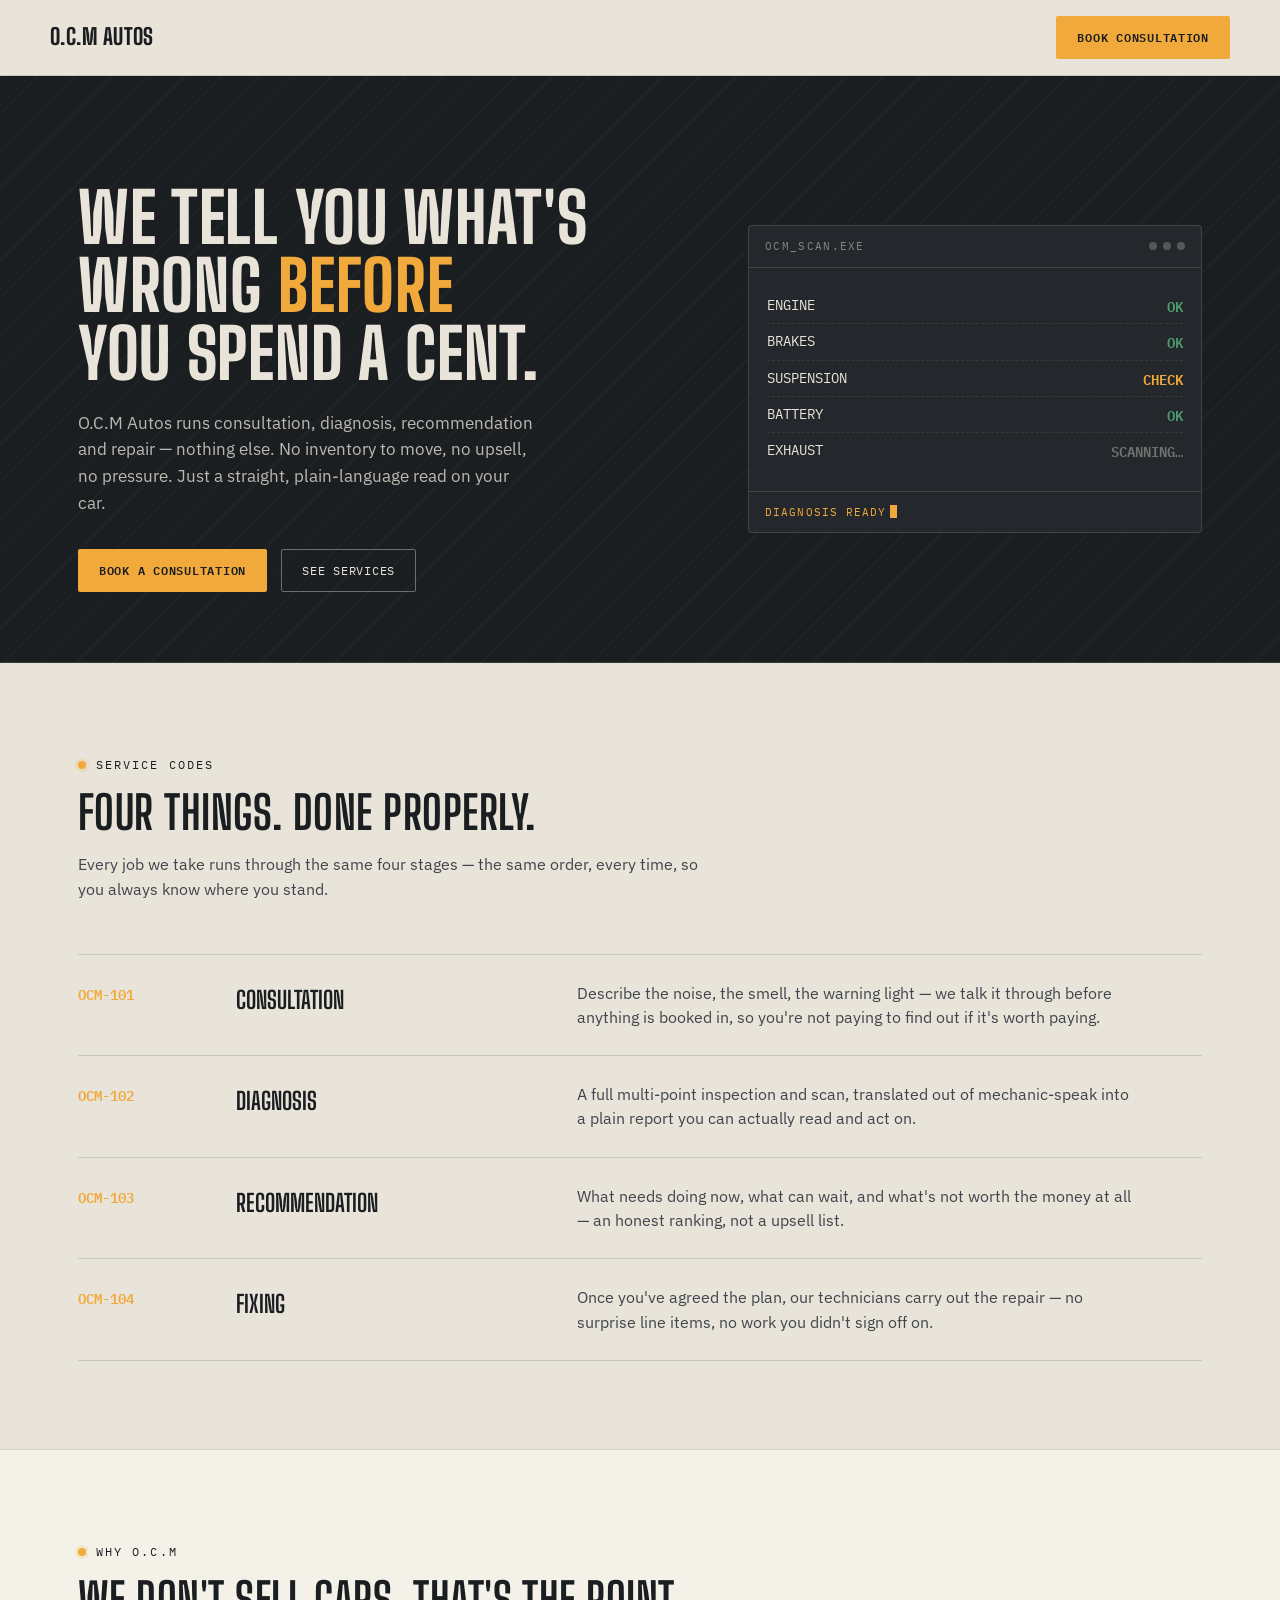
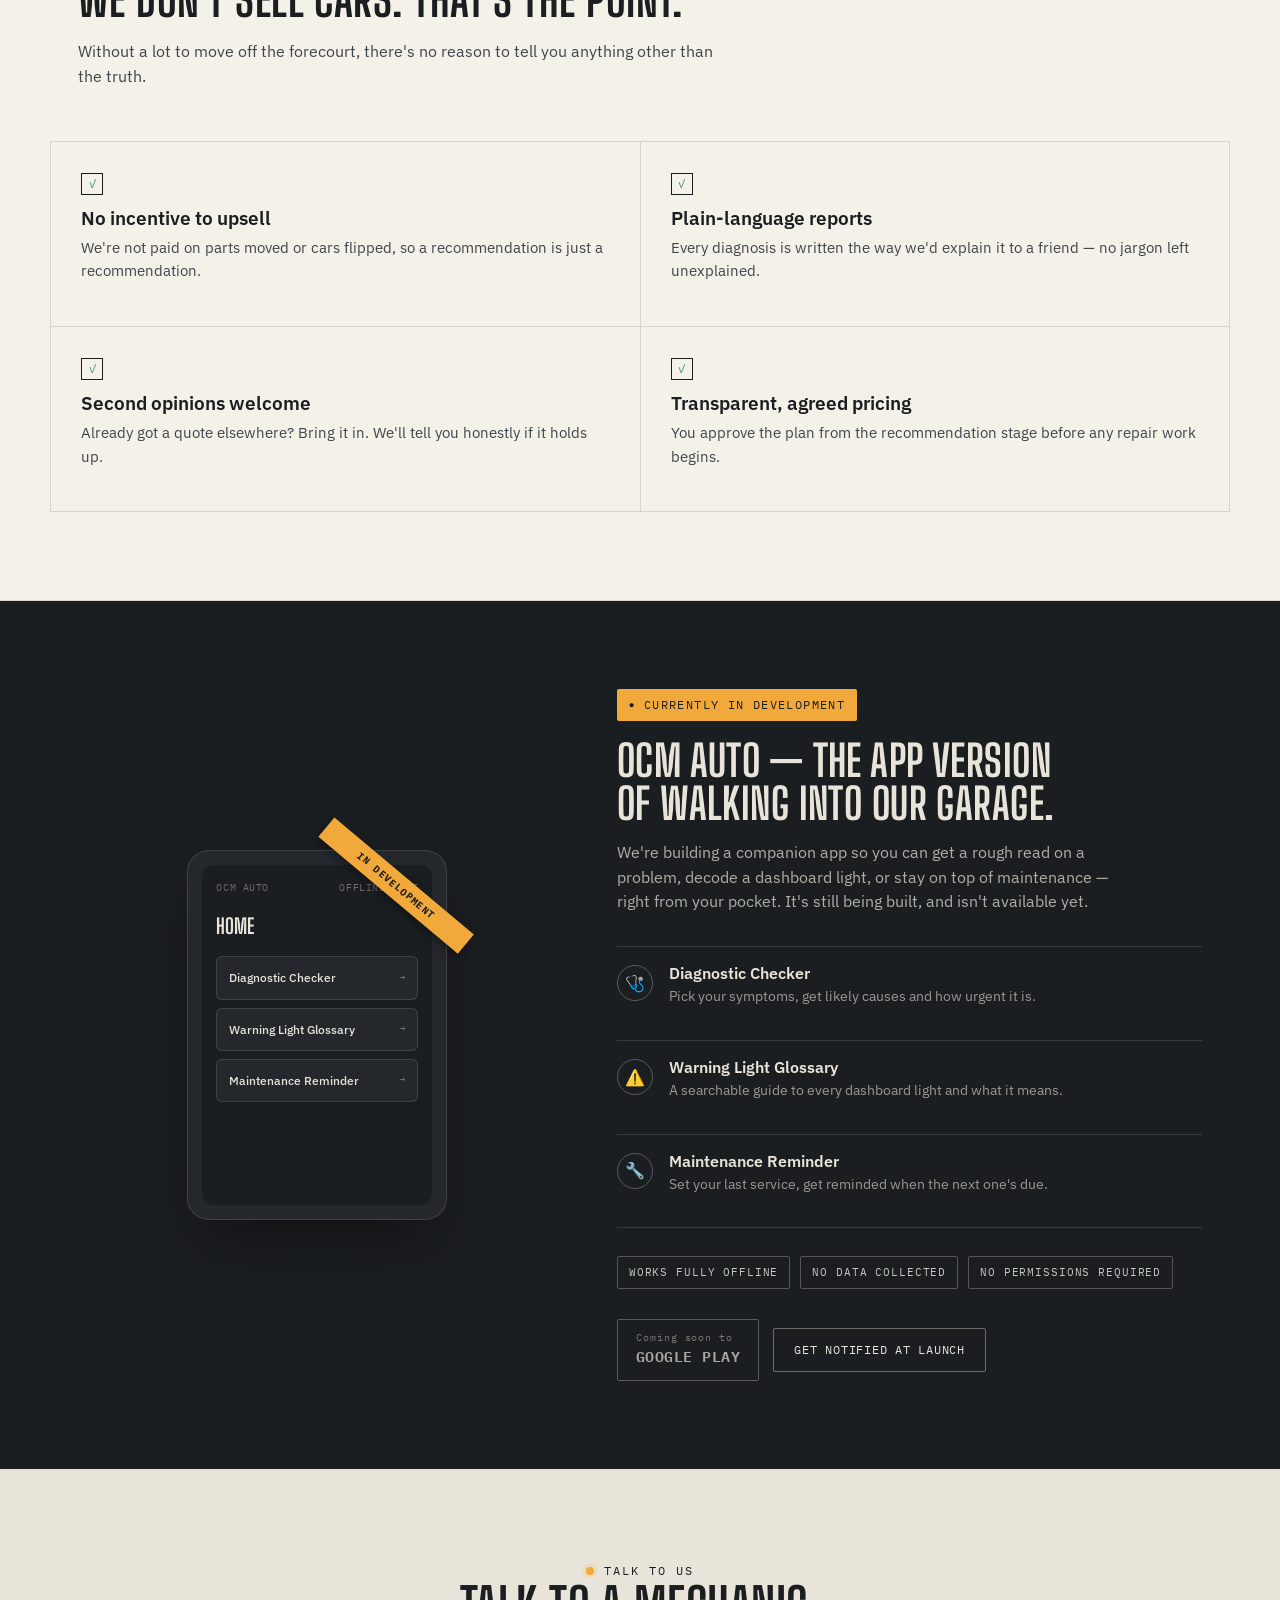
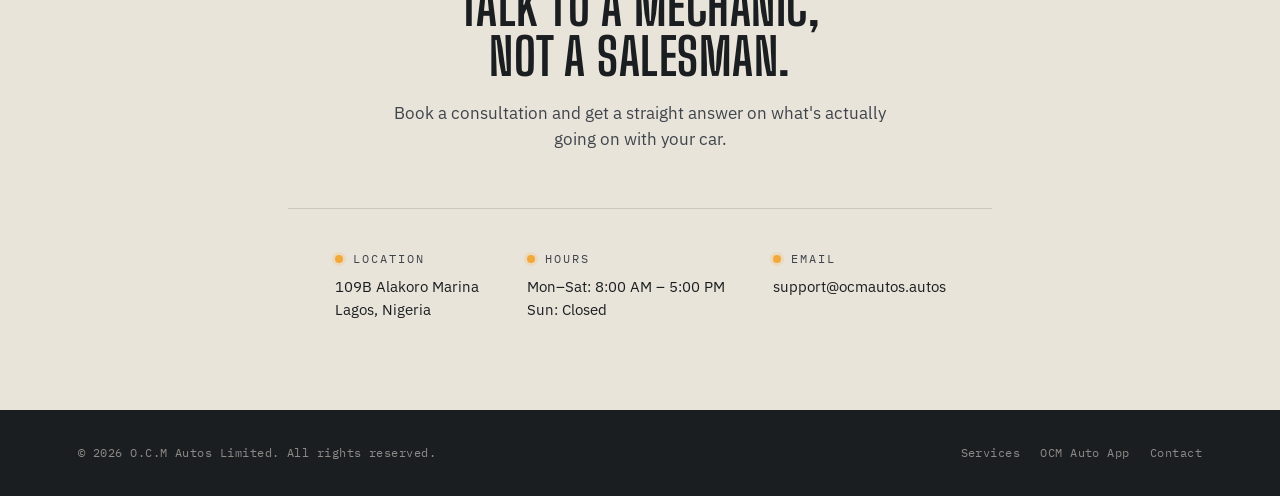
<file: index.html>
<!doctype html>
<html lang="en">
  <head>
    <meta charset="UTF-8" />
    <meta name="viewport" content="width=device-width, initial-scale=1.0" />
    <title>O.C.M Autos — Consultation. Diagnosis. Straight Answers.</title>
    <meta
      name="description"
      content="O.C.M Autos gives independent car consultation, diagnosis, recommendation and repair — no cars sold, no upsell. Honest answers before you spend a cent."
    />
    <link rel="stylesheet" href="./style.css">
    <link rel="preconnect" href="https://fonts.googleapis.com" />
    <link rel="preconnect" href="https://fonts.gstatic.com" crossorigin />
    <link
      href="https://fonts.googleapis.com/css2?family=Big+Shoulders+Display:wght@500;600;700;800&family=IBM+Plex+Sans:wght@400;500;600&family=IBM+Plex+Mono:wght@400;500;600&display=swap"
      rel="stylesheet"
    />
  </head>
  <body>
    <header class="site-nav">
      <div class="wrap nav-row">
        <a href="#top" class="brand"
          >O.C.M Autos</a
        >
        <a href="#contact" class="btn btn-amber">Book Consultation</a>
      </div>
    </header>

    <section class="hero" id="top">
      <div class="wrap hero-grid">
        <div>
          <h1>
            We tell you what's<br />wrong <em>before</em><br />you spend a cent.
          </h1>
          <p class="lede">
            O.C.M Autos runs consultation, diagnosis, recommendation and repair
            — nothing else. No inventory to move, no upsell, no pressure. Just a
            straight, plain-language read on your car.
          </p>
          <div class="hero-ctas">
            <a href="#contact" class="btn btn-amber">Book a Consultation</a>
            <a href="#services" class="btn btn-outline-light">See Services</a>
          </div>
        </div>

        <div
          class="scan-panel"
          role="img"
          aria-label="Simulated diagnostic scan showing engine, brakes and suspension status"
        >
          <div class="scan-head">
            <span>OCM_SCAN.exe</span>
            <span class="scan-dots"
              ><span></span><span></span><span></span
            ></span>
          </div>
          <div class="scan-body" id="scanBody">
            <div class="scan-line" style="animation-delay: 0.1s">
              <span>ENGINE</span><span class="status status-ok">OK</span>
            </div>
            <div class="scan-line" style="animation-delay: 0.35s">
              <span>BRAKES</span><span class="status status-ok">OK</span>
            </div>
            <div class="scan-line" style="animation-delay: 0.6s">
              <span>SUSPENSION</span
              ><span class="status status-check">CHECK</span>
            </div>
            <div class="scan-line" style="animation-delay: 0.85s">
              <span>BATTERY</span><span class="status status-ok">OK</span>
            </div>
            <div class="scan-line" style="animation-delay: 1.1s">
              <span>EXHAUST</span
              ><span class="status status-pending">SCANNING…</span>
            </div>
          </div>
          <div class="scan-foot">
            Diagnosis ready<span class="cursor-blink"></span>
          </div>
        </div>
      </div>
    </section>

    <section class="services" id="services">
      <div class="wrap">
        <div class="section-head">
          <span class="eyebrow">Service Codes</span>
          <h2>Four things. Done properly.</h2>
          <p>
            Every job we take runs through the same four stages — the same
            order, every time, so you always know where you stand.
          </p>
        </div>

        <div class="service-list">
          <div class="service-row">
            <div class="service-code">OCM-101</div>
            <div class="service-name">Consultation</div>
            <div class="service-desc">
              Describe the noise, the smell, the warning light — we talk it
              through before anything is booked in, so you're not paying to find
              out if it's worth paying.
            </div>
          </div>
          <div class="service-row">
            <div class="service-code">OCM-102</div>
            <div class="service-name">Diagnosis</div>
            <div class="service-desc">
              A full multi-point inspection and scan, translated out of
              mechanic-speak into a plain report you can actually read and act
              on.
            </div>
          </div>
          <div class="service-row">
            <div class="service-code">OCM-103</div>
            <div class="service-name">Recommendation</div>
            <div class="service-desc">
              What needs doing now, what can wait, and what's not worth the
              money at all — an honest ranking, not a upsell list.
            </div>
          </div>
          <div class="service-row">
            <div class="service-code">OCM-104</div>
            <div class="service-name">Fixing</div>
            <div class="service-desc">
              Once you've agreed the plan, our technicians carry out the repair
              — no surprise line items, no work you didn't sign off on.
            </div>
          </div>
        </div>
      </div>
    </section>

    <section class="why" id="why">
      <div class="wrap">
        <div class="section-head">
          <span class="eyebrow">Why O.C.M</span>
          <h2>We don't sell cars. That's the point.</h2>
          <p>
            Without a lot to move off the forecourt, there's no reason to tell
            you anything other than the truth.
          </p>
        </div>
      </div>
      <div class="wrap" style="padding: 0">
        <div class="why-grid">
          <div class="why-item">
            <span class="check">✓</span>
            <h3>No incentive to upsell</h3>
            <p>
              We're not paid on parts moved or cars flipped, so a recommendation
              is just a recommendation.
            </p>
          </div>
          <div class="why-item">
            <span class="check">✓</span>
            <h3>Plain-language reports</h3>
            <p>
              Every diagnosis is written the way we'd explain it to a friend —
              no jargon left unexplained.
            </p>
          </div>
          <div class="why-item">
            <span class="check">✓</span>
            <h3>Second opinions welcome</h3>
            <p>
              Already got a quote elsewhere? Bring it in. We'll tell you
              honestly if it holds up.
            </p>
          </div>
          <div class="why-item">
            <span class="check">✓</span>
            <h3>Transparent, agreed pricing</h3>
            <p>
              You approve the plan from the recommendation stage before any
              repair work begins.
            </p>
          </div>
        </div>
      </div>
    </section>

    <section class="app-section" id="app">
      <div class="wrap app-grid">
        <div class="phone-wrap">
          <div class="phone">
            <div class="phone-ribbon">In Development</div>
            <div class="phone-screen">
              <div class="phone-status">
                <span>OCM AUTO</span><span>OFFLINE MODE</span>
              </div>
              <div class="phone-title">Home</div>
              <div class="phone-menu">
                <div class="phone-menu-item">
                  <span class="label">Diagnostic Checker</span
                  ><span class="tag">→</span>
                </div>
                <div class="phone-menu-item">
                  <span class="label">Warning Light Glossary</span
                  ><span class="tag">→</span>
                </div>
                <div class="phone-menu-item">
                  <span class="label">Maintenance Reminder</span
                  ><span class="tag">→</span>
                </div>
              </div>
            </div>
          </div>
        </div>

        <div>
          <div class="dev-badge">Currently in development</div>
          <h2>OCM Auto — the app version<br />of walking into our garage.</h2>
          <p class="lede">
            We're building a companion app so you can get a rough read on a
            problem, decode a dashboard light, or stay on top of maintenance —
            right from your pocket. It's still being built, and isn't available
            yet.
          </p>

          <div class="feature-list">
            <div class="feature-item">
              <div class="feature-icon">🩺</div>
              <div>
                <h3>Diagnostic Checker</h3>
                <p>
                  Pick your symptoms, get likely causes and how urgent it is.
                </p>
              </div>
            </div>
            <div class="feature-item">
              <div class="feature-icon">⚠️</div>
              <div>
                <h3>Warning Light Glossary</h3>
                <p>
                  A searchable guide to every dashboard light and what it means.
                </p>
              </div>
            </div>
            <div class="feature-item">
              <div class="feature-icon">🔧</div>
              <div>
                <h3>Maintenance Reminder</h3>
                <p>
                  Set your last service, get reminded when the next one's due.
                </p>
              </div>
            </div>
          </div>

          <div class="safety-badges">
            <span class="safety-badge">Works fully offline</span>
            <span class="safety-badge">No data collected</span>
            <span class="safety-badge">No permissions required</span>
          </div>

          <div class="app-cta-row">
            <span class="store-badge" aria-disabled="true">
              <span>
                <span class="top">Coming soon to</span>
                <span class="bottom">Google Play</span>
              </span>
            </span>
            <a href="#contact" class="btn btn-outline-light"
              >Get notified at launch</a
            >
          </div>
        </div>
      </div>
    </section>

    <section class="contact" id="contact">
      <div class="wrap">
        <span class="eyebrow" style="justify-content: center">Talk To Us</span>
        <h2>Talk to a mechanic,<br />not a salesman.</h2>
        <p class="lede">
          Book a consultation and get a straight answer on what's actually going
          on with your car.
        </p>
        <!-- <div class="contact-ctas">
          <a href="tel:+10000000000" class="btn btn-amber"
            >Call: +1 (000) 000-0000</a
          >
        </div> -->

        <div class="contact-details">
          <div>
            <div class="eyebrow">Location</div>
            <p>109B Alakoro Marina<br />Lagos, Nigeria</p>
          </div>
          <div>
            <div class="eyebrow">Hours</div>
            <p>Mon–Sat: 8:00 AM – 5:00 PM<br />Sun: Closed</p>
          </div>
          <div>
            <div class="eyebrow">Email</div>
            <p>support@ocmautos.autos</p>
          </div>
        </div>
      </div>
    </section>

    <footer>
      <div class="wrap footer-row">
        <span>© <span id="year"></span> O.C.M Autos Limited. All rights reserved.</span>
        <div class="footer-links">
          <a href="#services">Services</a>
          <a href="#app">OCM Auto App</a>
          <a href="#contact">Contact</a>
        </div>
      </div>
    </footer>

    <script>
      document.getElementById("year").textContent = new Date().getFullYear();

      // Re-trigger the scan animation occasionally for visitors who linger, unless reduced motion is requested
      const prefersReduced = window.matchMedia(
        "(prefers-reduced-motion: reduce)",
      ).matches;
      if (!prefersReduced) {
        const scanBody = document.getElementById("scanBody");
        const original = scanBody.innerHTML;
        setInterval(() => {
          scanBody.innerHTML = original;
        }, 9000);
      }
    </script>
  </body>
</html>
</file>
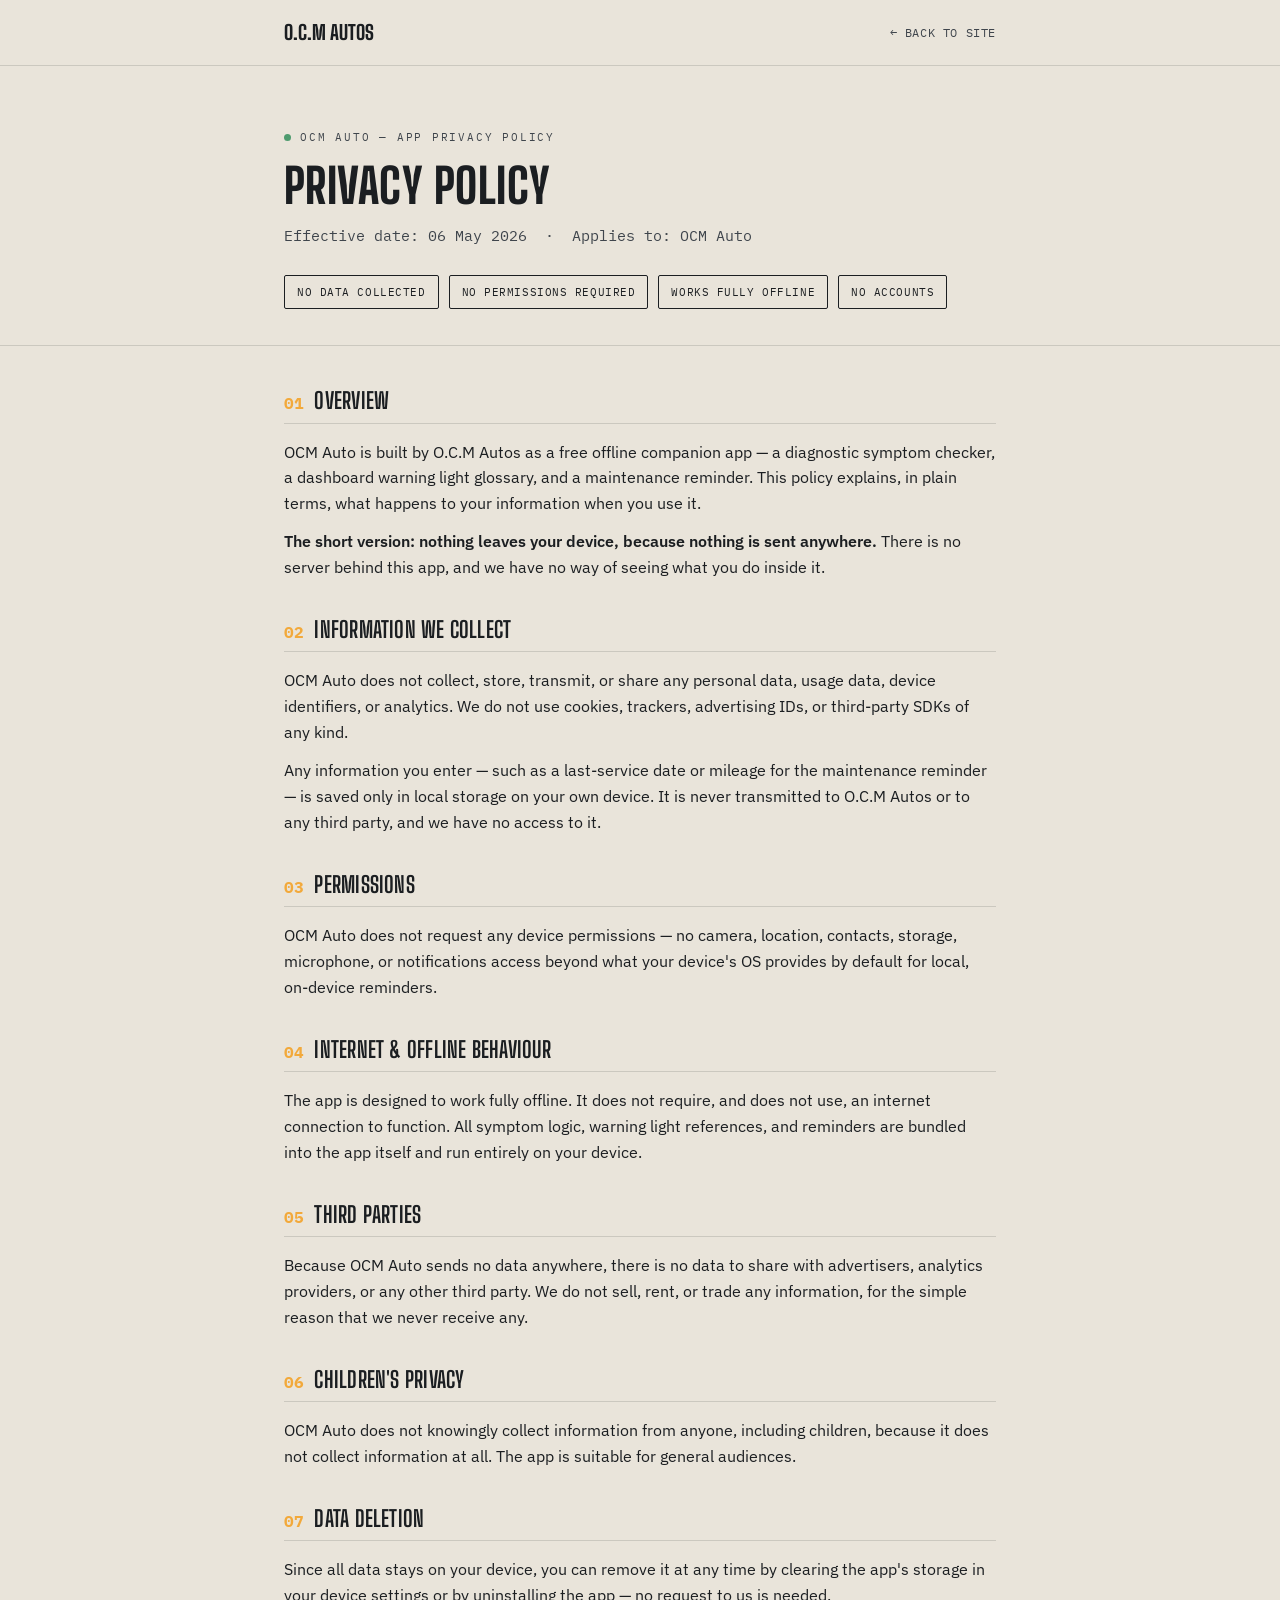
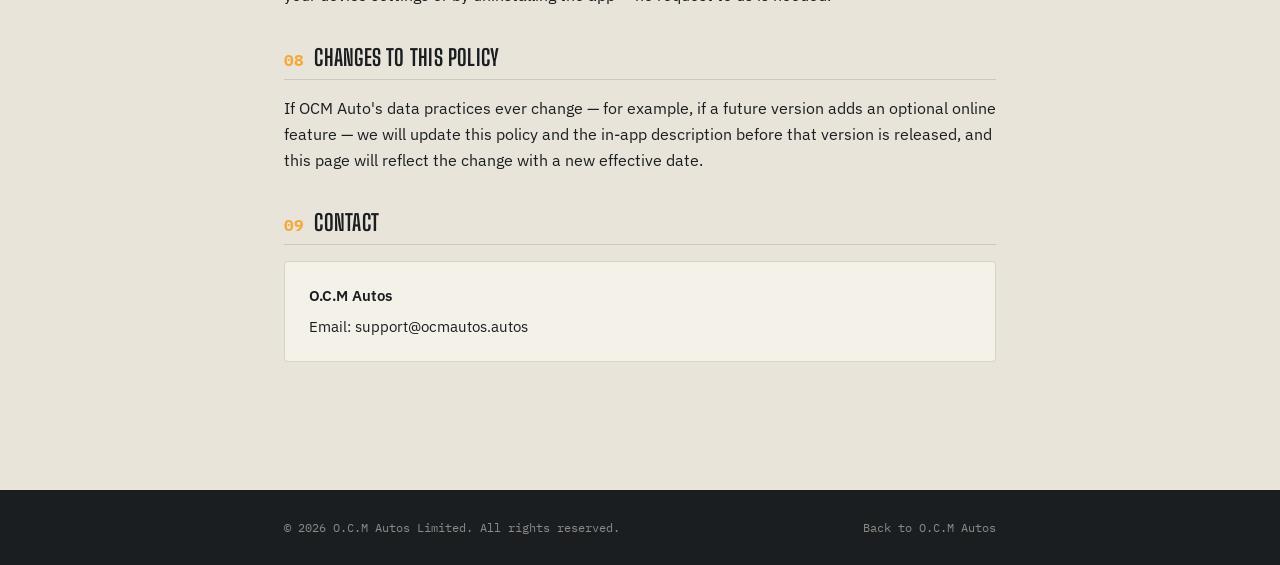
<file: ocm-auto-app/privacy-policy.html>
<!doctype html>
<html lang="en">
  <head>
    <meta charset="UTF-8" />
    <meta name="viewport" content="width=device-width, initial-scale=1.0" />
    <title>Privacy Policy — OCM Auto</title>
    <meta
      name="description"
      content="Privacy Policy for OCM Auto, the companion app by O.C.M Autos. Collects no data, requests no permissions, works fully offline."
    />
    <link rel="preconnect" href="https://fonts.googleapis.com" />
    <link rel="preconnect" href="https://fonts.gstatic.com" crossorigin />
    <link
      href="https://fonts.googleapis.com/css2?family=Big+Shoulders+Display:wght@600;700;800&family=IBM+Plex+Sans:wght@400;500;600&family=IBM+Plex+Mono:wght@400;500;600&display=swap"
      rel="stylesheet"
    />
    <style>
      :root {
        --asphalt: #1b1e21;
        --steel: #3f454c;
        --paper: #e9e4da;
        --paper-2: #f4f1e9;
        --amber: #f2a93b;
        --green: #4e9b6e;
        --line-dark: rgba(27, 30, 33, 0.14);
        --max: 760px;
      }
      * {
        box-sizing: border-box;
      }
      body {
        margin: 0;
        background: var(--paper);
        color: var(--asphalt);
        font-family: "IBM Plex Sans", sans-serif;
        line-height: 1.65;
        -webkit-font-smoothing: antialiased;
      }
      a {
        color: var(--asphalt);
      }
      .wrap {
        max-width: var(--max);
        margin: 0 auto;
        padding: 0 24px;
      }

      h1,
      h2 {
        font-family: "Big Shoulders Display", sans-serif;
        text-transform: uppercase;
        letter-spacing: 0.01em;
        line-height: 1;
        margin: 0;
      }
      .mono {
        font-family: "IBM Plex Mono", monospace;
      }
      :focus-visible {
        outline: 2px solid var(--amber);
        outline-offset: 3px;
      }

      /* nav */
      header.site-nav {
        background: rgba(233, 228, 218, 0.94);
        border-bottom: 1px solid var(--line-dark);
        position: sticky;
        top: 0;
      }
      .nav-row {
        display: flex;
        align-items: center;
        justify-content: space-between;
        padding: 16px 0;
        max-width: var(--max);
        margin: 0 auto;
        padding-left: 24px;
        padding-right: 24px;
      }
      .brand {
        display: flex;
        align-items: baseline;
        gap: 8px;
        font-family: "Big Shoulders Display", sans-serif;
        font-weight: 800;
        font-size: 1.25rem;
        text-transform: uppercase;
        text-decoration: none;
        color: var(--asphalt);
      }
      .brand span {
        font-family: "IBM Plex Mono", monospace;
        font-size: 0.62rem;
        font-weight: 500;
        color: var(--steel);
        letter-spacing: 0.1em;
        text-transform: uppercase;
      }
      .back-link {
        font-family: "IBM Plex Mono", monospace;
        font-size: 0.75rem;
        letter-spacing: 0.05em;
        text-decoration: none;
        color: var(--steel);
        text-transform: uppercase;
      }
      .back-link:hover {
        color: var(--asphalt);
      }

      /* hero-ish header */
      .doc-header {
        padding: 56px 0 36px;
        border-bottom: 1px solid var(--line-dark);
      }
      .eyebrow {
        font-family: "IBM Plex Mono", monospace;
        font-size: 0.7rem;
        letter-spacing: 0.16em;
        text-transform: uppercase;
        color: var(--steel);
        display: inline-flex;
        align-items: center;
        gap: 9px;
      }
      .eyebrow::before {
        content: "";
        width: 7px;
        height: 7px;
        border-radius: 50%;
        background: var(--green);
      }
      .doc-header h1 {
        font-size: clamp(2.1rem, 5vw, 3rem);
        font-weight: 800;
        margin-top: 14px;
      }
      .doc-header .meta {
        margin-top: 14px;
        color: var(--steel);
        font-size: 0.92rem;
        font-family: "IBM Plex Mono", monospace;
      }

      /* summary badges */
      .summary {
        display: flex;
        flex-wrap: wrap;
        gap: 10px;
        margin-top: 26px;
      }
      .summary span {
        font-family: "IBM Plex Mono", monospace;
        font-size: 0.7rem;
        letter-spacing: 0.05em;
        text-transform: uppercase;
        border: 1px solid var(--asphalt);
        color: var(--asphalt);
        padding: 7px 12px;
        border-radius: 2px;
      }

      /* article body */
      article {
        padding: 44px 0 90px;
      }
      article section {
        margin-bottom: 38px;
      }
      article h2 {
        font-size: 1.4rem;
        font-weight: 700;
        padding-bottom: 10px;
        border-bottom: 1px solid var(--line-dark);
        margin-bottom: 16px;
      }
      article h2 .num {
        font-family: "IBM Plex Mono", monospace;
        color: var(--amber);
        margin-right: 10px;
        font-size: 1rem;
        text-transform: none;
      }
      article p {
        margin: 0 0 12px;
        color: var(--asphalt);
        font-size: 0.98rem;
      }
      article ul {
        margin: 0 0 12px;
        padding-left: 20px;
        color: var(--asphalt);
        font-size: 0.98rem;
      }
      article li {
        margin-bottom: 6px;
      }
      article strong {
        font-weight: 600;
      }

      .contact-box {
        background: var(--paper-2);
        border: 1px solid var(--line-dark);
        border-radius: 4px;
        padding: 22px 24px;
      }
      .contact-box p {
        margin: 0 0 6px;
        font-size: 0.92rem;
      }
      .contact-box p:last-child {
        margin-bottom: 0;
      }

      footer {
        background: var(--asphalt);
        color: rgba(233, 228, 218, 0.55);
        padding: 28px 0;
        font-family: "IBM Plex Mono", monospace;
        font-size: 0.72rem;
      }
      footer .wrap {
        display: flex;
        justify-content: space-between;
        flex-wrap: wrap;
        gap: 10px;
      }
      footer a {
        color: rgba(233, 228, 218, 0.55);
        text-decoration: none;
      }
      footer a:hover {
        color: var(--paper);
      }
    </style>
  </head>
  <body>
    <header class="site-nav">
      <div class="nav-row">
        <a href="index.html" class="brand"
          >O.C.M Autos</a
        >
        <a href="https://ocmautos.autos" class="back-link">← Back to site</a>
      </div>
    </header>

    <div class="doc-header">
      <div class="wrap">
        <span class="eyebrow">OCM Auto — App Privacy Policy</span>
        <h1>Privacy Policy</h1>
        <p class="meta">
          Effective date: 06 May 2026 &nbsp;·&nbsp; Applies to: OCM Auto
        </p>

        <div class="summary">
          <span>No data collected</span>
          <span>No permissions required</span>
          <span>Works fully offline</span>
          <span>No accounts</span>
        </div>
      </div>
    </div>

    <article>
      <div class="wrap">
        <section>
          <h2><span class="num">01</span>Overview</h2>
          <p>
            OCM Auto is built by O.C.M Autos as a free offline companion app — a
            diagnostic symptom checker, a dashboard warning light glossary, and
            a maintenance reminder. This policy explains, in plain terms, what
            happens to your information when you use it.
          </p>
          <p>
            <strong
              >The short version: nothing leaves your device, because nothing is
              sent anywhere.</strong
            >
            There is no server behind this app, and we have no way of seeing
            what you do inside it.
          </p>
        </section>

        <section>
          <h2><span class="num">02</span>Information we collect</h2>
          <p>
            OCM Auto does not collect, store, transmit, or share any personal
            data, usage data, device identifiers, or analytics. We do not use
            cookies, trackers, advertising IDs, or third-party SDKs of any kind.
          </p>
          <p>
            Any information you enter — such as a last-service date or mileage
            for the maintenance reminder — is saved only in local storage on
            your own device. It is never transmitted to O.C.M Autos or to any
            third party, and we have no access to it.
          </p>
        </section>

        <section>
          <h2><span class="num">03</span>Permissions</h2>
          <p>
            OCM Auto does not request any device permissions — no camera,
            location, contacts, storage, microphone, or notifications access
            beyond what your device's OS provides by default for local,
            on-device reminders.
          </p>
        </section>

        <section>
          <h2><span class="num">04</span>Internet &amp; offline behaviour</h2>
          <p>
            The app is designed to work fully offline. It does not require, and
            does not use, an internet connection to function. All symptom logic,
            warning light references, and reminders are bundled into the app
            itself and run entirely on your device.
          </p>
        </section>

        <section>
          <h2><span class="num">05</span>Third parties</h2>
          <p>
            Because OCM Auto sends no data anywhere, there is no data to share
            with advertisers, analytics providers, or any other third party. We
            do not sell, rent, or trade any information, for the simple reason
            that we never receive any.
          </p>
        </section>

        <section>
          <h2><span class="num">06</span>Children's privacy</h2>
          <p>
            OCM Auto does not knowingly collect information from anyone,
            including children, because it does not collect information at all.
            The app is suitable for general audiences.
          </p>
        </section>

        <section>
          <h2><span class="num">07</span>Data deletion</h2>
          <p>
            Since all data stays on your device, you can remove it at any time
            by clearing the app's storage in your device settings or by
            uninstalling the app — no request to us is needed.
          </p>
        </section>

        <section>
          <h2><span class="num">08</span>Changes to this policy</h2>
          <p>
            If OCM Auto's data practices ever change — for example, if a future
            version adds an optional online feature — we will update this policy
            and the in-app description before that version is released, and this
            page will reflect the change with a new effective date.
          </p>
        </section>

        <section>
          <h2><span class="num">09</span>Contact</h2>
          <div class="contact-box">
            <p><strong>O.C.M Autos</strong></p>
            <p>Email: support@ocmautos.autos</p>
          </div>
        </section>
      </div>
    </article>

    <footer>
      <div class="wrap">
        <span>© <span id="year"></span> O.C.M Autos Limited. All rights reserved.</span>
        <a href="https://ocmautos.autos">Back to O.C.M Autos</a>
      </div>
    </footer>

    <script>
      document.getElementById("year").textContent = new Date().getFullYear();
    </script>
  </body>
</html>
</file>
<file: style.css>
:root {
  --asphalt: #1b1e21;
  --asphalt-2: #24282c;
  --steel: #3f454c;
  --paper: #e9e4da;
  --paper-2: #f4f1e9;
  --amber: #f2a93b;
  --green: #4e9b6e;
  --red: #c64545;
  --line: rgba(233, 228, 218, 0.14);
  --line-dark: rgba(27, 30, 33, 0.14);
  --max: 1180px;
}

* {
  box-sizing: border-box;
}
html {
  scroll-behavior: smooth;
}
body {
  margin: 0;
  background: var(--paper);
  color: var(--asphalt);
  font-family: "IBM Plex Sans", sans-serif;
  line-height: 1.55;
  -webkit-font-smoothing: antialiased;
}
img,
svg {
  display: block;
  max-width: 100%;
}
a {
  color: inherit;
}

.wrap {
  max-width: var(--max);
  margin: 0 auto;
  padding: 0 28px;
}

h1,
h2,
h3 {
  font-family: "Big Shoulders Display", sans-serif;
  text-transform: uppercase;
  letter-spacing: 0.01em;
  margin: 0;
  line-height: 0.98;
}
.eyebrow {
  font-family: "IBM Plex Mono", monospace;
  font-size: 0.72rem;
  letter-spacing: 0.18em;
  text-transform: uppercase;
  display: inline-flex;
  align-items: center;
  gap: 10px;
}
.eyebrow::before {
  content: "";
  width: 8px;
  height: 8px;
  border-radius: 50%;
  background: var(--amber);
  box-shadow: 0 0 0 3px rgba(242, 169, 59, 0.18);
}
.mono {
  font-family: "IBM Plex Mono", monospace;
}

:focus-visible {
  outline: 2px solid var(--amber);
  outline-offset: 3px;
}

/* ---------- NAV ---------- */
header.site-nav {
  position: sticky;
  top: 0;
  z-index: 40;
  background: rgba(233, 228, 218, 0.92);
  backdrop-filter: blur(8px);
  border-bottom: 1px solid var(--line-dark);
}
.nav-row {
  display: flex;
  align-items: center;
  justify-content: space-between;
  padding: 16px 0;
}
.brand {
  display: flex;
  align-items: baseline;
  gap: 8px;
  font-family: "Big Shoulders Display", sans-serif;
  font-weight: 800;
  font-size: 1.4rem;
  text-transform: uppercase;
  letter-spacing: 0.02em;
  text-decoration: none;
  color: var(--asphalt);
}
.brand span {
  font-family: "IBM Plex Mono", monospace;
  font-size: 0.65rem;
  font-weight: 500;
  color: var(--steel);
  letter-spacing: 0.1em;
  text-transform: uppercase;
}
.btn {
  font-family: "IBM Plex Mono", monospace;
  font-size: 0.78rem;
  letter-spacing: 0.06em;
  text-transform: uppercase;
  padding: 11px 20px;
  border-radius: 2px;
  text-decoration: none;
  display: inline-flex;
  align-items: center;
  gap: 8px;
  border: 1px solid transparent;
  transition:
    transform 0.15s ease,
    background 0.15s ease,
    color 0.15s ease;
}
.btn-amber {
  background: var(--amber);
  color: var(--asphalt);
  font-weight: 600;
}
.btn-amber:hover {
  transform: translateY(-1px);
}
.btn-outline-dark {
  border-color: var(--asphalt);
  color: var(--asphalt);
}
.btn-outline-dark:hover {
  background: var(--asphalt);
  color: var(--paper);
}
.btn-outline-light {
  border-color: rgba(233, 228, 218, 0.4);
  color: var(--paper);
}
.btn-outline-light:hover {
  background: var(--paper);
  color: var(--asphalt);
}

/* ---------- HERO ---------- */
.hero {
  background: var(--asphalt);
  color: var(--paper);
  padding: 90px 0 70px;
  position: relative;
  overflow: hidden;
  border-bottom: 1px solid var(--line);
}
.hero::after {
  content: "";
  position: absolute;
  inset: 0;
  background-image: repeating-linear-gradient(
    135deg,
    rgba(233, 228, 218, 0.025) 0 2px,
    transparent 2px 26px
  );
  pointer-events: none;
}
.hero-grid {
  position: relative;
  z-index: 1;
  display: grid;
  grid-template-columns: 1.15fr 0.85fr;
  gap: 56px;
  align-items: center;
}
@media (max-width: 900px) {
  .hero-grid {
    grid-template-columns: 1fr;
  }
}

.hero h1 {
  font-size: clamp(2.5rem, 5.4vw, 4.4rem);
  font-weight: 800;
  margin-top: 18px;
}
.hero h1 em {
  font-style: normal;
  color: var(--amber);
}
.hero p.lede {
  font-size: 1.08rem;
  color: rgba(233, 228, 218, 0.78);
  max-width: 46ch;
  margin-top: 22px;
}
.hero-ctas {
  display: flex;
  gap: 14px;
  margin-top: 32px;
  flex-wrap: wrap;
}

/* diagnostic scan panel — signature element */
.scan-panel {
  background: var(--asphalt-2);
  border: 1px solid var(--line);
  border-radius: 4px;
  overflow: hidden;
}
.scan-head {
  display: flex;
  justify-content: space-between;
  align-items: center;
  padding: 12px 16px;
  border-bottom: 1px solid var(--line);
  font-family: "IBM Plex Mono", monospace;
  font-size: 0.68rem;
  letter-spacing: 0.12em;
  color: rgba(233, 228, 218, 0.5);
  text-transform: uppercase;
}
.scan-dots {
  display: flex;
  gap: 6px;
}
.scan-dots span {
  width: 8px;
  height: 8px;
  border-radius: 50%;
  background: rgba(233, 228, 218, 0.25);
}
.scan-body {
  padding: 20px 18px 22px;
  font-family: "IBM Plex Mono", monospace;
  font-size: 0.86rem;
  min-height: 210px;
}
.scan-line {
  display: flex;
  justify-content: space-between;
  padding: 7px 0;
  border-bottom: 1px dashed rgba(233, 228, 218, 0.1);
  opacity: 0;
  transform: translateY(4px);
  animation: scanIn 0.4s ease forwards;
}
.scan-line:last-child {
  border-bottom: none;
}
.scan-line .status {
  font-weight: 600;
}
.status-ok {
  color: var(--green);
}
.status-check {
  color: var(--amber);
}
.status-pending {
  color: rgba(233, 228, 218, 0.4);
}
@keyframes scanIn {
  to {
    opacity: 1;
    transform: translateY(0);
  }
}
.scan-foot {
  padding: 12px 16px;
  border-top: 1px solid var(--line);
  font-family: "IBM Plex Mono", monospace;
  font-size: 0.68rem;
  letter-spacing: 0.1em;
  color: var(--amber);
  text-transform: uppercase;
}
.cursor-blink {
  display: inline-block;
  width: 7px;
  height: 13px;
  background: var(--amber);
  margin-left: 4px;
  vertical-align: -2px;
  animation: blink 1s steps(1) infinite;
}
@keyframes blink {
  50% {
    opacity: 0;
  }
}

@media (prefers-reduced-motion: reduce) {
  .scan-line {
    animation: none;
    opacity: 1;
    transform: none;
  }
  .cursor-blink {
    animation: none;
  }
  * {
    scroll-behavior: auto !important;
  }
}

/* ---------- SECTION SCAFFOLD ---------- */
section {
  padding: 88px 0;
}
.section-head {
  max-width: 640px;
  margin-bottom: 52px;
}
.section-head h2 {
  font-size: clamp(2rem, 3.6vw, 2.9rem);
  font-weight: 700;
  margin-top: 14px;
}
.section-head p {
  margin-top: 16px;
  color: var(--steel);
  font-size: 1.02rem;
}

/* ---------- SERVICES (DTC-style codes) ---------- */
.services {
  background: var(--paper);
}
.service-list {
  border-top: 1px solid var(--line-dark);
}
.service-row {
  display: grid;
  grid-template-columns: 130px 1fr 2fr;
  gap: 28px;
  padding: 26px 0;
  border-bottom: 1px solid var(--line-dark);
  align-items: start;
}
@media (max-width: 760px) {
  .service-row {
    grid-template-columns: 1fr;
    gap: 8px;
    padding: 22px 0;
  }
}
.service-code {
  font-family: "IBM Plex Mono", monospace;
  font-size: 0.85rem;
  color: var(--amber);
  font-weight: 600;
  padding-top: 2px;
}
.service-name {
  font-family: "Big Shoulders Display", sans-serif;
  font-size: 1.5rem;
  text-transform: uppercase;
  font-weight: 700;
}
.service-desc {
  color: var(--steel);
  font-size: 0.98rem;
  max-width: 56ch;
}

/* ---------- WHY (inspection checklist) ---------- */
.why {
  background: var(--paper-2);
  border-top: 1px solid var(--line-dark);
  border-bottom: 1px solid var(--line-dark);
}
.why-grid {
  display: grid;
  grid-template-columns: repeat(2, 1fr);
  gap: 0;
  border-top: 1px solid var(--line-dark);
  border-left: 1px solid var(--line-dark);
}
@media (max-width: 760px) {
  .why-grid {
    grid-template-columns: 1fr;
  }
}
.why-item {
  padding: 28px 30px;
  border-right: 1px solid var(--line-dark);
  border-bottom: 1px solid var(--line-dark);
}
.why-item .check {
  display: inline-flex;
  align-items: center;
  justify-content: center;
  width: 22px;
  height: 22px;
  border: 1px solid var(--asphalt);
  margin-bottom: 14px;
  font-family: "IBM Plex Mono", monospace;
  font-size: 0.75rem;
  color: var(--green);
}
.why-item h3 {
  font-size: 1.2rem;
  font-weight: 600;
  text-transform: none;
  font-family: "IBM Plex Sans", sans-serif;
  letter-spacing: 0;
}
.why-item p {
  color: var(--steel);
  margin-top: 8px;
  font-size: 0.95rem;
}

/* ---------- APP SECTION ---------- */
.app-section {
  background: var(--asphalt);
  color: var(--paper);
  position: relative;
  overflow: hidden;
}
.app-grid {
  display: grid;
  grid-template-columns: 0.9fr 1.1fr;
  gap: 60px;
  align-items: center;
}
@media (max-width: 900px) {
  .app-grid {
    grid-template-columns: 1fr;
  }
  .app-grid > *:first-child {
    order: 2;
  }
}

.dev-badge {
  display: inline-flex;
  align-items: center;
  gap: 8px;
  font-family: "IBM Plex Mono", monospace;
  font-size: 0.72rem;
  letter-spacing: 0.12em;
  text-transform: uppercase;
  color: var(--asphalt);
  background: var(--amber);
  padding: 7px 12px;
  border-radius: 2px;
  margin-bottom: 18px;
}
.dev-badge::before {
  content: "●";
  font-size: 0.6rem;
}

.app-section h2 {
  font-size: clamp(1.9rem, 3.4vw, 2.7rem);
  font-weight: 700;
  color: var(--paper);
}
.app-section .lede {
  color: rgba(233, 228, 218, 0.72);
  margin-top: 16px;
  max-width: 50ch;
}

.feature-list {
  margin-top: 32px;
  display: grid;
  gap: 0;
}
.feature-item {
  display: flex;
  gap: 16px;
  padding: 18px 0;
  border-top: 1px solid var(--line);
}
.feature-item:last-child {
  border-bottom: 1px solid var(--line);
}
.feature-icon {
  width: 36px;
  height: 36px;
  flex: none;
  border: 1px solid rgba(233, 228, 218, 0.3);
  border-radius: 50%;
  display: flex;
  align-items: center;
  justify-content: center;
}
.feature-item h3 {
  font-family: "IBM Plex Sans", sans-serif;
  text-transform: none;
  letter-spacing: 0;
  font-size: 1.02rem;
  font-weight: 600;
  color: var(--paper);
}
.feature-item p {
  color: rgba(233, 228, 218, 0.62);
  font-size: 0.9rem;
  margin-top: 4px;
}

.safety-badges {
  display: flex;
  flex-wrap: wrap;
  gap: 10px;
  margin-top: 28px;
}
.safety-badge {
  font-family: "IBM Plex Mono", monospace;
  font-size: 0.68rem;
  letter-spacing: 0.08em;
  text-transform: uppercase;
  border: 1px solid rgba(233, 228, 218, 0.28);
  color: rgba(233, 228, 218, 0.85);
  padding: 7px 11px;
  border-radius: 2px;
}

.app-cta-row {
  margin-top: 30px;
  display: flex;
  gap: 14px;
  flex-wrap: wrap;
  align-items: center;
}
.store-badge {
  display: inline-flex;
  align-items: center;
  gap: 10px;
  border: 1px solid rgba(233, 228, 218, 0.3);
  padding: 11px 18px;
  border-radius: 2px;
  font-family: "IBM Plex Mono", monospace;
  color: rgba(233, 228, 218, 0.45);
  font-size: 0.78rem;
  letter-spacing: 0.04em;
  cursor: default;
  position: relative;
}
.store-badge .top {
  display: block;
  font-size: 0.6rem;
  letter-spacing: 0.1em;
}
.store-badge .bottom {
  display: block;
  font-size: 0.92rem;
  color: rgba(233, 228, 218, 0.7);
  text-transform: uppercase;
  font-weight: 600;
}

/* phone mockup */
.phone-wrap {
  display: flex;
  justify-content: center;
  position: relative;
}
.phone {
  width: 260px;
  background: var(--asphalt-2);
  border: 1px solid var(--line);
  border-radius: 22px;
  padding: 14px;
  box-shadow: 0 30px 60px -20px rgba(0, 0, 0, 0.5);
  position: relative;
}
.phone-ribbon {
  position: absolute;
  top: 22px;
  right: -40px;
  background: var(--amber);
  color: var(--asphalt);
  font-family: "IBM Plex Mono", monospace;
  font-size: 0.62rem;
  letter-spacing: 0.1em;
  font-weight: 700;
  text-transform: uppercase;
  padding: 5px 42px;
  transform: rotate(40deg);
  box-shadow: 0 4px 10px rgba(0, 0, 0, 0.35);
}
.phone-screen {
  background: var(--asphalt);
  border-radius: 12px;
  padding: 16px 14px 18px;
  min-height: 340px;
}
.phone-status {
  font-family: "IBM Plex Mono", monospace;
  font-size: 0.6rem;
  color: rgba(233, 228, 218, 0.4);
  display: flex;
  justify-content: space-between;
  margin-bottom: 14px;
  letter-spacing: 0.06em;
}
.phone-title {
  font-family: "Big Shoulders Display", sans-serif;
  font-size: 1.3rem;
  text-transform: uppercase;
  font-weight: 700;
  color: var(--paper);
  margin-bottom: 14px;
}
.phone-menu {
  display: grid;
  gap: 8px;
}
.phone-menu-item {
  background: var(--asphalt-2);
  border: 1px solid var(--line);
  border-radius: 6px;
  padding: 11px 12px;
  display: flex;
  justify-content: space-between;
  align-items: center;
}
.phone-menu-item span.label {
  font-family: "IBM Plex Sans", sans-serif;
  font-size: 0.78rem;
  color: var(--paper);
  font-weight: 500;
}
.phone-menu-item span.tag {
  font-family: "IBM Plex Mono", monospace;
  font-size: 0.58rem;
  color: rgba(233, 228, 218, 0.4);
}

/* ---------- CONTACT ---------- */
.contact {
  background: var(--paper);
  text-align: center;
}
.contact .wrap {
  max-width: 760px;
}
.contact h2 {
  font-size: clamp(2rem, 4.4vw, 3.2rem);
  font-weight: 700;
}
.contact p.lede {
  color: var(--steel);
  max-width: 52ch;
  margin: 18px auto 0;
  font-size: 1.05rem;
}
.contact-ctas {
  display: flex;
  justify-content: center;
  gap: 14px;
  margin-top: 34px;
  flex-wrap: wrap;
}
.contact-details {
  margin-top: 56px;
  display: flex;
  justify-content: center;
  gap: 48px;
  flex-wrap: wrap;
  padding-top: 36px;
  border-top: 1px solid var(--line-dark);
  text-align: left;
}
.contact-details div {
  max-width: 220px;
}
.contact-details .eyebrow {
  margin-bottom: 8px;
  color: var(--steel);
}
.contact-details p {
  margin: 0;
  font-size: 0.92rem;
  color: var(--asphalt);
}

/* ---------- FOOTER ---------- */
footer {
  background: var(--asphalt);
  color: rgba(233, 228, 218, 0.55);
  padding: 34px 0;
}
.footer-row {
  display: flex;
  justify-content: space-between;
  align-items: center;
  flex-wrap: wrap;
  gap: 14px;
  font-family: "IBM Plex Mono", monospace;
  font-size: 0.72rem;
  letter-spacing: 0.04em;
}
.footer-row a {
  text-decoration: none;
  color: rgba(233, 228, 218, 0.55);
}
.footer-row a:hover {
  color: var(--paper);
}
.footer-links {
  display: flex;
  gap: 20px;
}
</file>
